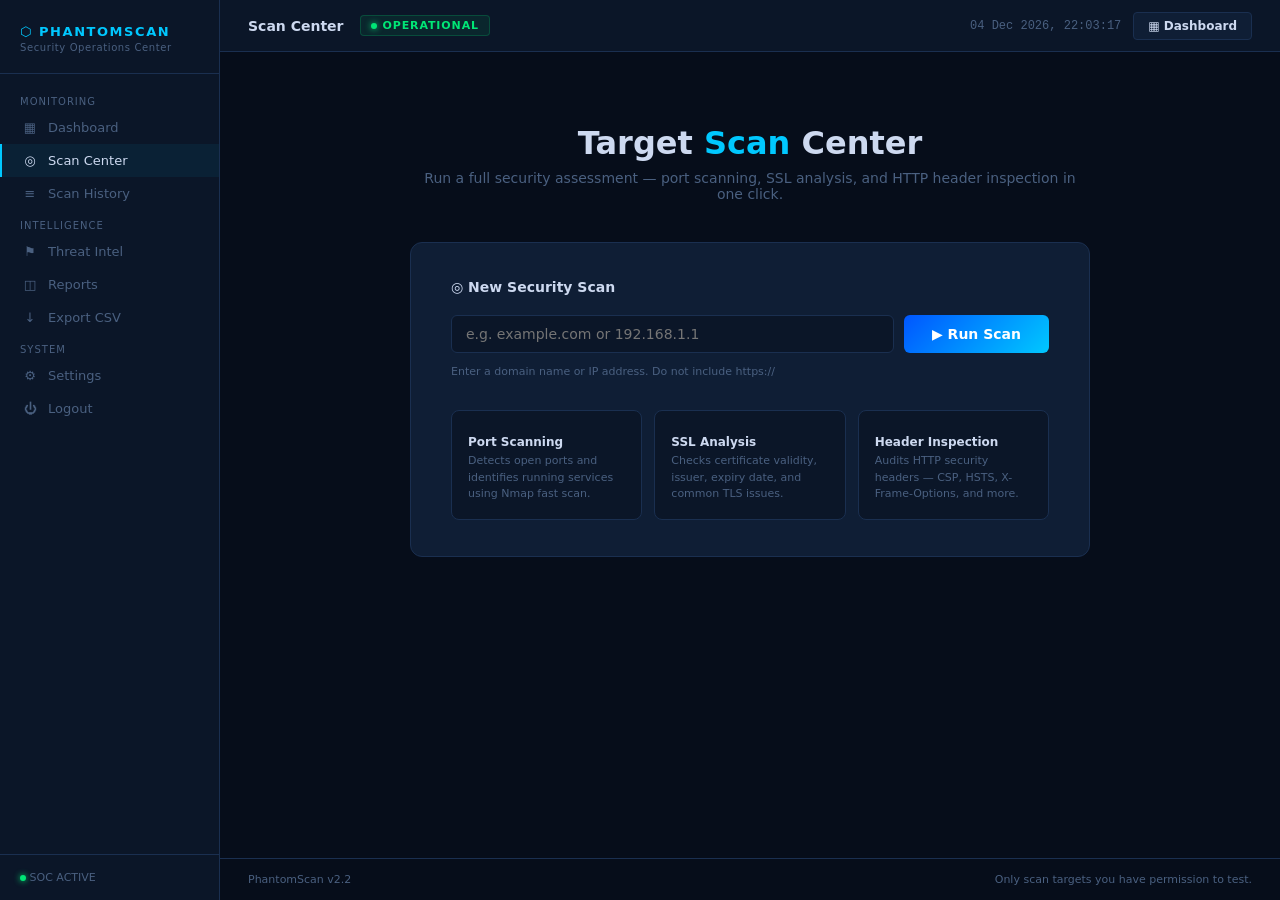
<file: templates/index.html>
<!DOCTYPE html>
<html lang="en">
<head>
<meta charset="UTF-8">
<meta name="viewport" content="width=device-width, initial-scale=1.0">
<title>PhantomScan — Scan Center</title>
<link rel="stylesheet" href="/static/style.css">
<style>
.scan-hero {
  max-width: 680px;
  margin: 48px auto 0;
  text-align: center;
  animation: fadeIn 0.4s ease;
}
.scan-hero h1 {
  font-size: 32px; font-weight: 700;
  color: var(--text); margin-bottom: 8px;
}
.scan-hero h1 span { color: var(--accent); }
.scan-hero p { color: var(--muted); font-size: 14px; margin-bottom: 40px; }

.scan-card {
  background: var(--panel);
  border: 1px solid var(--border);
  border-radius: 12px;
  padding: 36px 40px;
  text-align: left;
}
.scan-card h2 { font-size: 14px; font-weight: 600; color: var(--text); margin-bottom: 20px; display: flex; align-items: center; gap: 8px; }

.scan-input-wrap {
  display: flex; gap: 10px;
}
.scan-input-wrap .form-input { flex: 1; font-size: 14px; }
.btn-scan {
  padding: 10px 28px;
  background: linear-gradient(135deg, var(--accent2), var(--accent));
  color: #fff; border: none; border-radius: 6px;
  font-size: 14px; font-weight: 700;
  cursor: pointer; white-space: nowrap;
  transition: opacity 0.2s;
}
.btn-scan:hover { opacity: 0.85; }
.btn-scan:disabled { opacity: 0.5; cursor: not-allowed; }

.scan-note { margin-top: 12px; font-size: 11px; color: var(--muted); }

.features-grid {
  display: grid; grid-template-columns: repeat(3,1fr);
  gap: 12px; margin-top: 32px;
}
.feature-item {
  background: var(--surface);
  border: 1px solid var(--border);
  border-radius: 8px;
  padding: 16px;
}
.feature-icon { font-size: 20px; margin-bottom: 8px; }
.feature-title { font-size: 12px; font-weight: 600; color: var(--text); margin-bottom: 4px; }
.feature-desc  { font-size: 11px; color: var(--muted); line-height: 1.5; }

.scan-progress {
  display: none;
  margin-top: 20px;
  background: var(--surface);
  border: 1px solid var(--border);
  border-radius: 8px;
  padding: 16px 20px;
}
.scan-progress.active { display: block; }
.progress-label { font-size: 12px; color: var(--muted); margin-bottom: 10px; }
.progress-bar-track {
  height: 4px; background: var(--border); border-radius: 2px; overflow: hidden;
}
.progress-bar-fill {
  height: 100%; width: 0%;
  background: linear-gradient(90deg, var(--accent2), var(--accent));
  border-radius: 2px;
  transition: width 0.4s ease;
  animation: progressPulse 1.5s infinite;
}
@keyframes progressPulse {
  0%,100%{ opacity:1 } 50%{ opacity:0.6 }
}
.progress-steps { margin-top: 12px; display: flex; flex-direction: column; gap: 6px; }
.progress-step {
  font-size: 11px; font-family: var(--font-mono);
  color: var(--muted); display: flex; align-items: center; gap: 8px;
}
.progress-step.done  { color: var(--green); }
.progress-step.active{ color: var(--accent); }
.step-icon { width: 14px; text-align: center; }
</style>
</head>
<body>
<div class="layout">

<!-- SIDEBAR -->
<aside class="sidebar">
  <div class="sidebar-logo">
    <div class="wordmark">⬡ PhantomScan</div>
    <div class="tagline">Security Operations Center</div>
  </div>
  <nav class="nav">
    <div class="nav-section">Monitoring</div>
    <a href="/dashboard"><i class="icon">▦</i> Dashboard</a>
    <a href="/" class="active"><i class="icon">◎</i> Scan Center</a>
    <a href="/history"><i class="icon">≡</i> Scan History</a>
    <div class="nav-section">Intelligence</div>
    <a href="/threat-intel"><i class="icon">⚑</i> Threat Intel</a>
    <a href="/reports"><i class="icon">◫</i> Reports</a>
    <a href="/export"><i class="icon">↓</i> Export CSV</a>
    <div class="nav-section">System</div>
    <a href="/settings"><i class="icon">⚙</i> Settings</a>
    <a href="/logout"><i class="icon">⏻</i> Logout</a>
  </nav>
  <div class="sidebar-footer"><span class="status-dot"></span> SOC ACTIVE</div>
</aside>

<!-- MAIN -->
<div class="main">
  <div class="topbar">
    <div class="topbar-left">
      <span class="page-title">Scan Center</span>
      <span class="soc-badge"><span class="status-dot"></span>OPERATIONAL</span>
    </div>
    <div class="topbar-right">
      <div id="clock"></div>
      <a href="/dashboard" class="btn btn-ghost">▦ Dashboard</a>
    </div>
  </div>

  <div class="content">
    <div class="scan-hero">
      <h1>Target <span>Scan</span> Center</h1>
      <p>Run a full security assessment — port scanning, SSL analysis, and HTTP header inspection in one click.</p>

      <div class="scan-card">
        <h2>◎ New Security Scan</h2>
        <form method="POST" action="/scan" id="scanForm">
          <div class="scan-input-wrap">
            <input
              type="text"
              name="target"
              id="targetInput"
              class="form-input"
              placeholder="e.g. example.com or 192.168.1.1"
              autocomplete="off"
              required
            >
            <button type="submit" class="btn-scan" id="scanBtn">▶ Run Scan</button>
          </div>
          <div class="scan-note">Enter a domain name or IP address. Do not include https://</div>
        </form>

        <div class="scan-progress" id="scanProgress">
          <div class="progress-label" id="progressLabel">Initialising scan…</div>
          <div class="progress-bar-track">
            <div class="progress-bar-fill" id="progressFill"></div>
          </div>
          <div class="progress-steps" id="progressSteps"></div>
        </div>

        <div class="features-grid">
          <div class="feature-item">
            <div class="feature-icon"></div>
            <div class="feature-title">Port Scanning</div>
            <div class="feature-desc">Detects open ports and identifies running services using Nmap fast scan.</div>
          </div>
          <div class="feature-item">
            <div class="feature-icon"></div>
            <div class="feature-title">SSL Analysis</div>
            <div class="feature-desc">Checks certificate validity, issuer, expiry date, and common TLS issues.</div>
          </div>
          <div class="feature-item">
            <div class="feature-icon"></div>
            <div class="feature-title">Header Inspection</div>
            <div class="feature-desc">Audits HTTP security headers — CSP, HSTS, X-Frame-Options, and more.</div>
          </div>
        </div>
      </div>
    </div>
  </div>

  <div class="footer">
    <span>PhantomScan v2.2</span>
    <span>Only scan targets you have permission to test.</span>
  </div>
</div>
</div>

<script>
function updateClock(){
  document.getElementById("clock").textContent =
    new Date().toLocaleString("en-GB",{day:"2-digit",month:"short",year:"numeric",hour:"2-digit",minute:"2-digit",second:"2-digit"});
}
setInterval(updateClock,1000); updateClock();

const steps = [
  "Resolving target hostname…",
  "Running Nmap port scan…",
  "Checking SSL certificate…",
  "Auditing HTTP headers…",
  "Calculating risk score…",
  "Saving results…"
];

document.getElementById("scanForm").addEventListener("submit", function(e){
  const target = document.getElementById("targetInput").value.trim();
  if(!target) return;

  const btn      = document.getElementById("scanBtn");
  const progress = document.getElementById("scanProgress");
  const fill     = document.getElementById("progressFill");
  const stepsEl  = document.getElementById("progressSteps");
  const label    = document.getElementById("progressLabel");

  btn.disabled = true;
  btn.textContent = "Scanning…";
  progress.classList.add("active");

  stepsEl.innerHTML = steps.map((s,i) =>
    `<div class="progress-step" id="step${i}"><span class="step-icon">○</span>${s}</div>`
  ).join("");

  let i = 0;
  const interval = setInterval(() => {
    if(i > 0){
      const prev = document.getElementById(`step${i-1}`);
      if(prev){ prev.classList.remove("active"); prev.classList.add("done"); prev.querySelector(".step-icon").textContent = "✓"; }
    }
    if(i < steps.length){
      const cur = document.getElementById(`step${i}`);
      if(cur){ cur.classList.add("active"); cur.querySelector(".step-icon").textContent = "▶"; }
      label.textContent = steps[i];
      fill.style.width = `${Math.round(((i+1)/steps.length)*90)}%`;
      i++;
    } else {
      clearInterval(interval);
      fill.style.width = "100%";
      label.textContent = "Scan complete — redirecting…";
    }
  }, 900);
});
</script>
</body>
</html>
</file>
<file: static/style.css>
/* â•â•â•â•â•â•â•â•â•â•â•â•â•â•â•â•â•â•â•â•â•â•â•â•â•â•â•â•â•â•â•â•â•â•â•â•â•â•â•â•â•â•â•â•â•â•â•
   PhantomScan â€” GLOBAL STYLESHEET
   â•â•â•â•â•â•â•â•â•â•â•â•â•â•â•â•â•â•â•â•â•â•â•â•â•â•â•â•â•â•â•â•â•â•â•â•â•â•â•â•â•â•â•â•â•â•â• */

/* â”€â”€ TOKENS â”€â”€â”€â”€â”€â”€â”€â”€â”€â”€â”€â”€â”€â”€â”€â”€â”€â”€â”€â”€â”€â”€â”€â”€â”€â”€â”€â”€â”€â”€â”€â”€â”€â”€â”€ */
:root {
  --bg:        #060d1a;
  --surface:   #0b1628;
  --panel:     #0f1e35;
  --border:    #1a2f50;
  --accent:    #00c8ff;
  --accent2:   #0056ff;
  --green:     #00e676;
  --yellow:    #ffd600;
  --orange:    #ff6d00;
  --red:       #ff1744;
  --text:      #cdd9f0;
  --muted:     #4a6080;
  --sidebar-w: 220px;
  --font-mono: 'Courier New', monospace;
  --font-ui:   'Segoe UI', system-ui, sans-serif;
}

/* â”€â”€ RESET â”€â”€â”€â”€â”€â”€â”€â”€â”€â”€â”€â”€â”€â”€â”€â”€â”€â”€â”€â”€â”€â”€â”€â”€â”€â”€â”€â”€â”€â”€â”€â”€â”€â”€â”€â”€â”€ */
*, *::before, *::after { box-sizing: border-box; margin: 0; padding: 0; }
html, body { height: 100%; background: var(--bg); color: var(--text); font-family: var(--font-ui); font-size: 14px; }
a { text-decoration: none; color: inherit; }
button { font-family: inherit; cursor: pointer; }
input, select, textarea { font-family: inherit; }

/* â”€â”€ SCROLLBAR â”€â”€â”€â”€â”€â”€â”€â”€â”€â”€â”€â”€â”€â”€â”€â”€â”€â”€â”€â”€â”€â”€â”€â”€â”€â”€â”€â”€â”€â”€â”€â”€â”€ */
::-webkit-scrollbar { width: 6px; height: 6px; }
::-webkit-scrollbar-track { background: var(--bg); }
::-webkit-scrollbar-thumb { background: var(--border); border-radius: 3px; }

/* â”€â”€ LAYOUT â”€â”€â”€â”€â”€â”€â”€â”€â”€â”€â”€â”€â”€â”€â”€â”€â”€â”€â”€â”€â”€â”€â”€â”€â”€â”€â”€â”€â”€â”€â”€â”€â”€â”€â”€â”€ */
.layout { display: flex; min-height: 100vh; }
.main { margin-left: var(--sidebar-w); flex: 1; display: flex; flex-direction: column; min-height: 100vh; }
.content { padding: 24px 28px; flex: 1; }

/* â”€â”€ SIDEBAR â”€â”€â”€â”€â”€â”€â”€â”€â”€â”€â”€â”€â”€â”€â”€â”€â”€â”€â”€â”€â”€â”€â”€â”€â”€â”€â”€â”€â”€â”€â”€â”€â”€â”€â”€ */
.sidebar {
  width: var(--sidebar-w);
  background: var(--surface);
  border-right: 1px solid var(--border);
  display: flex;
  flex-direction: column;
  position: fixed;
  top: 0; left: 0; bottom: 0;
  z-index: 100;
}
.sidebar-logo { padding: 24px 20px 20px; border-bottom: 1px solid var(--border); }
.sidebar-logo .wordmark { font-size: 13px; font-weight: 700; letter-spacing: 0.12em; color: var(--accent); text-transform: uppercase; }
.sidebar-logo .tagline  { font-size: 10px; color: var(--muted); margin-top: 3px; letter-spacing: 0.06em; }
.nav { flex: 1; padding: 12px 0; overflow-y: auto; }
.nav-section { padding: 10px 20px 4px; font-size: 10px; color: var(--muted); letter-spacing: 0.1em; text-transform: uppercase; }
.nav a {
  display: flex; align-items: center; gap: 10px;
  padding: 9px 20px;
  color: var(--muted); font-size: 13px;
  transition: color 0.15s, background 0.15s;
  border-left: 2px solid transparent;
}
.nav a:hover, .nav a.active { color: var(--text); background: rgba(0,200,255,0.06); border-left-color: var(--accent); }
.nav a .icon { width: 16px; text-align: center; font-style: normal; }
.sidebar-footer { padding: 16px 20px; border-top: 1px solid var(--border); font-size: 11px; color: var(--muted); }

/* â”€â”€ TOPBAR â”€â”€â”€â”€â”€â”€â”€â”€â”€â”€â”€â”€â”€â”€â”€â”€â”€â”€â”€â”€â”€â”€â”€â”€â”€â”€â”€â”€â”€â”€â”€â”€â”€â”€â”€â”€ */
.topbar {
  position: sticky; top: 0; z-index: 50;
  background: var(--surface);
  border-bottom: 1px solid var(--border);
  padding: 0 28px; height: 52px;
  display: flex; align-items: center; justify-content: space-between; gap: 16px;
}
.topbar-left  { display: flex; align-items: center; gap: 16px; }
.topbar-right { display: flex; align-items: center; gap: 12px; }
.page-title   { font-size: 14px; font-weight: 600; color: var(--text); }
#clock        { font-family: var(--font-mono); font-size: 12px; color: var(--muted); }
.soc-badge {
  display: flex; align-items: center; gap: 6px;
  background: rgba(0,230,118,0.08); border: 1px solid rgba(0,230,118,0.2);
  border-radius: 4px; padding: 3px 10px;
  font-size: 11px; color: var(--green); font-weight: 600; letter-spacing: 0.08em;
}

/* â”€â”€ BUTTONS â”€â”€â”€â”€â”€â”€â”€â”€â”€â”€â”€â”€â”€â”€â”€â”€â”€â”€â”€â”€â”€â”€â”€â”€â”€â”€â”€â”€â”€â”€â”€â”€â”€â”€â”€ */
.btn {
  display: inline-flex; align-items: center; gap: 6px;
  padding: 6px 14px; border-radius: 4px;
  font-size: 12px; font-weight: 600;
  border: none; transition: opacity 0.15s;
}
.btn:hover { opacity: 0.8; }
.btn-ghost  { background: var(--panel); color: var(--text); border: 1px solid var(--border); }
.btn-accent { background: var(--accent2); color: #fff; }
.btn-danger { background: rgba(255,23,68,0.12); color: var(--red); border: 1px solid rgba(255,23,68,0.3); }
.btn-success{ background: rgba(0,230,118,0.10); color: var(--green); border: 1px solid rgba(0,230,118,0.25); }

/* â”€â”€ PANEL â”€â”€â”€â”€â”€â”€â”€â”€â”€â”€â”€â”€â”€â”€â”€â”€â”€â”€â”€â”€â”€â”€â”€â”€â”€â”€â”€â”€â”€â”€â”€â”€â”€â”€â”€â”€â”€ */
.panel { background: var(--panel); border: 1px solid var(--border); border-radius: 8px; overflow: hidden; }
.panel-header {
  padding: 14px 18px; border-bottom: 1px solid var(--border);
  display: flex; align-items: center; justify-content: space-between;
}
.panel-title {
  font-size: 12px; font-weight: 600;
  text-transform: uppercase; letter-spacing: 0.08em;
  color: var(--text); display: flex; align-items: center; gap: 8px;
}
.panel-body { padding: 18px; }

/* â”€â”€ STAT CARDS â”€â”€â”€â”€â”€â”€â”€â”€â”€â”€â”€â”€â”€â”€â”€â”€â”€â”€â”€â”€â”€â”€â”€â”€â”€â”€â”€â”€â”€â”€â”€â”€ */
.stat-grid { display: grid; grid-template-columns: repeat(5,1fr); gap: 12px; margin-bottom: 24px; }
.stat-card { background: var(--panel); border: 1px solid var(--border); border-radius: 8px; padding: 18px 20px; position: relative; overflow: hidden; }
.stat-card::before { content:''; position:absolute; top:0;left:0;right:0; height:2px; }
.stat-card.total::before    { background: var(--accent); }
.stat-card.low::before      { background: var(--green); }
.stat-card.medium::before   { background: var(--yellow); }
.stat-card.high::before     { background: var(--orange); }
.stat-card.critical::before { background: var(--red); }
.stat-label { font-size:10px; color:var(--muted); text-transform:uppercase; letter-spacing:0.1em; margin-bottom:8px; }
.stat-value { font-size:28px; font-weight:700; font-family:var(--font-mono); line-height:1; }
.stat-card.total    .stat-value { color: var(--accent); }
.stat-card.low      .stat-value { color: var(--green); }
.stat-card.medium   .stat-value { color: var(--yellow); }
.stat-card.high     .stat-value { color: var(--orange); }
.stat-card.critical .stat-value { color: var(--red); }

/* â”€â”€ RISK PILLS â”€â”€â”€â”€â”€â”€â”€â”€â”€â”€â”€â”€â”€â”€â”€â”€â”€â”€â”€â”€â”€â”€â”€â”€â”€â”€â”€â”€â”€â”€â”€â”€ */
.risk-pill { display:inline-flex; align-items:center; padding:2px 8px; border-radius:3px; font-size:10px; font-weight:700; letter-spacing:0.06em; }
.risk-low      { background:rgba(0,230,118,0.08);  color:var(--green);  border:1px solid rgba(0,230,118,0.2); }
.risk-medium   { background:rgba(255,214,0,0.10);  color:var(--yellow); border:1px solid rgba(255,214,0,0.25); }
.risk-high     { background:rgba(255,109,0,0.12);  color:var(--orange); border:1px solid rgba(255,109,0,0.3); }
.risk-critical { background:rgba(255,23,68,0.15);  color:var(--red);    border:1px solid rgba(255,23,68,0.3); }

/* â”€â”€ TABLE â”€â”€â”€â”€â”€â”€â”€â”€â”€â”€â”€â”€â”€â”€â”€â”€â”€â”€â”€â”€â”€â”€â”€â”€â”€â”€â”€â”€â”€â”€â”€â”€â”€â”€â”€â”€â”€ */
.table-wrap { overflow-x: auto; }
table { width:100%; border-collapse:collapse; font-size:12px; }
thead th {
  padding:10px 14px; text-align:left;
  font-size:10px; font-weight:600; text-transform:uppercase; letter-spacing:0.08em;
  color:var(--muted); background:var(--surface);
  border-bottom:1px solid var(--border); white-space:nowrap;
}
tbody tr { border-bottom:1px solid rgba(26,47,80,0.5); transition:background 0.1s; }
tbody tr:hover { background: rgba(0,200,255,0.03); }
tbody td { padding:10px 14px; vertical-align:middle; }
.td-mono     { font-family:var(--font-mono); font-size:11px; }
.td-truncate { white-space:nowrap; overflow:hidden; text-overflow:ellipsis; max-width:160px; }

/* â”€â”€ ACTION BUTTONS â”€â”€â”€â”€â”€â”€â”€â”€â”€â”€â”€â”€â”€â”€â”€â”€â”€â”€â”€â”€â”€â”€â”€â”€â”€â”€â”€â”€ */
.actions { display:flex; gap:6px; flex-wrap:wrap; }
.act-btn {
  padding:3px 9px; border-radius:3px;
  font-size:10px; font-weight:600;
  border:1px solid; transition:opacity 0.15s; display:inline-block;
}
.act-btn:hover { opacity:0.75; }
.act-pdf    { color:var(--accent);  border-color:rgba(0,200,255,0.3);  background:rgba(0,200,255,0.06); }
.act-view   { color:var(--green);   border-color:rgba(0,230,118,0.3);  background:rgba(0,230,118,0.06); }
.act-delete { color:var(--red);     border-color:rgba(255,23,68,0.3);  background:rgba(255,23,68,0.06); cursor:pointer; font-family:inherit; }

/* â”€â”€ FORM ELEMENTS â”€â”€â”€â”€â”€â”€â”€â”€â”€â”€â”€â”€â”€â”€â”€â”€â”€â”€â”€â”€â”€â”€â”€â”€â”€â”€â”€â”€â”€ */
.form-group { margin-bottom: 18px; }
.form-label { display:block; font-size:11px; color:var(--muted); text-transform:uppercase; letter-spacing:0.08em; margin-bottom:6px; }
.form-input, .form-select, .form-textarea {
  width:100%; padding:10px 14px;
  background:var(--surface); border:1px solid var(--border);
  border-radius:6px; color:var(--text); font-size:13px;
  transition:border-color 0.15s;
  outline: none;
}
.form-input:focus, .form-select:focus, .form-textarea:focus { border-color: var(--accent); }
.form-textarea { resize: vertical; min-height: 80px; }
.form-hint { font-size:11px; color:var(--muted); margin-top:5px; }

/* â”€â”€ ALERTS / FLASH â”€â”€â”€â”€â”€â”€â”€â”€â”€â”€â”€â”€â”€â”€â”€â”€â”€â”€â”€â”€â”€â”€â”€â”€â”€â”€â”€â”€ */
.alert { padding:12px 16px; border-radius:6px; font-size:13px; margin-bottom:16px; display:flex; align-items:center; gap:10px; }
.alert-error   { background:rgba(255,23,68,0.10);  border:1px solid rgba(255,23,68,0.3);  color:var(--red); }
.alert-success { background:rgba(0,230,118,0.08);  border:1px solid rgba(0,230,118,0.2);  color:var(--green); }
.alert-info    { background:rgba(0,200,255,0.08);  border:1px solid rgba(0,200,255,0.2);  color:var(--accent); }

/* â”€â”€ ANIMATIONS â”€â”€â”€â”€â”€â”€â”€â”€â”€â”€â”€â”€â”€â”€â”€â”€â”€â”€â”€â”€â”€â”€â”€â”€â”€â”€â”€â”€â”€â”€â”€â”€ */
@keyframes pulse { 0%,100%{opacity:1} 50%{opacity:0.4} }
@keyframes fadeIn { from{opacity:0;transform:translateY(8px)} to{opacity:1;transform:none} }
.status-dot {
  display:inline-block; width:6px; height:6px; border-radius:50%;
  background:var(--green); box-shadow:0 0 6px var(--green);
  animation:pulse 2s infinite;
}
.dot-live {
  display:inline-block; width:6px; height:6px; border-radius:50%;
  background:var(--red); box-shadow:0 0 6px var(--red);
  animation:pulse 1.5s infinite;
}

/* â”€â”€ EMPTY STATE â”€â”€â”€â”€â”€â”€â”€â”€â”€â”€â”€â”€â”€â”€â”€â”€â”€â”€â”€â”€â”€â”€â”€â”€â”€â”€â”€â”€â”€â”€â”€ */
.empty { padding:32px; text-align:center; color:var(--muted); font-size:13px; }

/* â”€â”€ FOOTER â”€â”€â”€â”€â”€â”€â”€â”€â”€â”€â”€â”€â”€â”€â”€â”€â”€â”€â”€â”€â”€â”€â”€â”€â”€â”€â”€â”€â”€â”€â”€â”€â”€â”€â”€â”€ */
.footer {
  padding:14px 28px; border-top:1px solid var(--border);
  display:flex; align-items:center; justify-content:space-between;
  font-size:11px; color:var(--muted);
}

/* â”€â”€ DIVIDER â”€â”€â”€â”€â”€â”€â”€â”€â”€â”€â”€â”€â”€â”€â”€â”€â”€â”€â”€â”€â”€â”€â”€â”€â”€â”€â”€â”€â”€â”€â”€â”€â”€â”€â”€ */
.divider { border:none; border-top:1px solid var(--border); margin:20px 0; }

/* â”€â”€ BADGE â”€â”€â”€â”€â”€â”€â”€â”€â”€â”€â”€â”€â”€â”€â”€â”€â”€â”€â”€â”€â”€â”€â”€â”€â”€â”€â”€â”€â”€â”€â”€â”€â”€â”€â”€â”€â”€ */
.badge {
  display:inline-flex; align-items:center; padding:2px 8px;
  border-radius:3px; font-size:10px; font-weight:700; letter-spacing:0.06em;
}
.badge-blue { background:rgba(0,200,255,0.10); color:var(--accent); border:1px solid rgba(0,200,255,0.2); }
</file>
